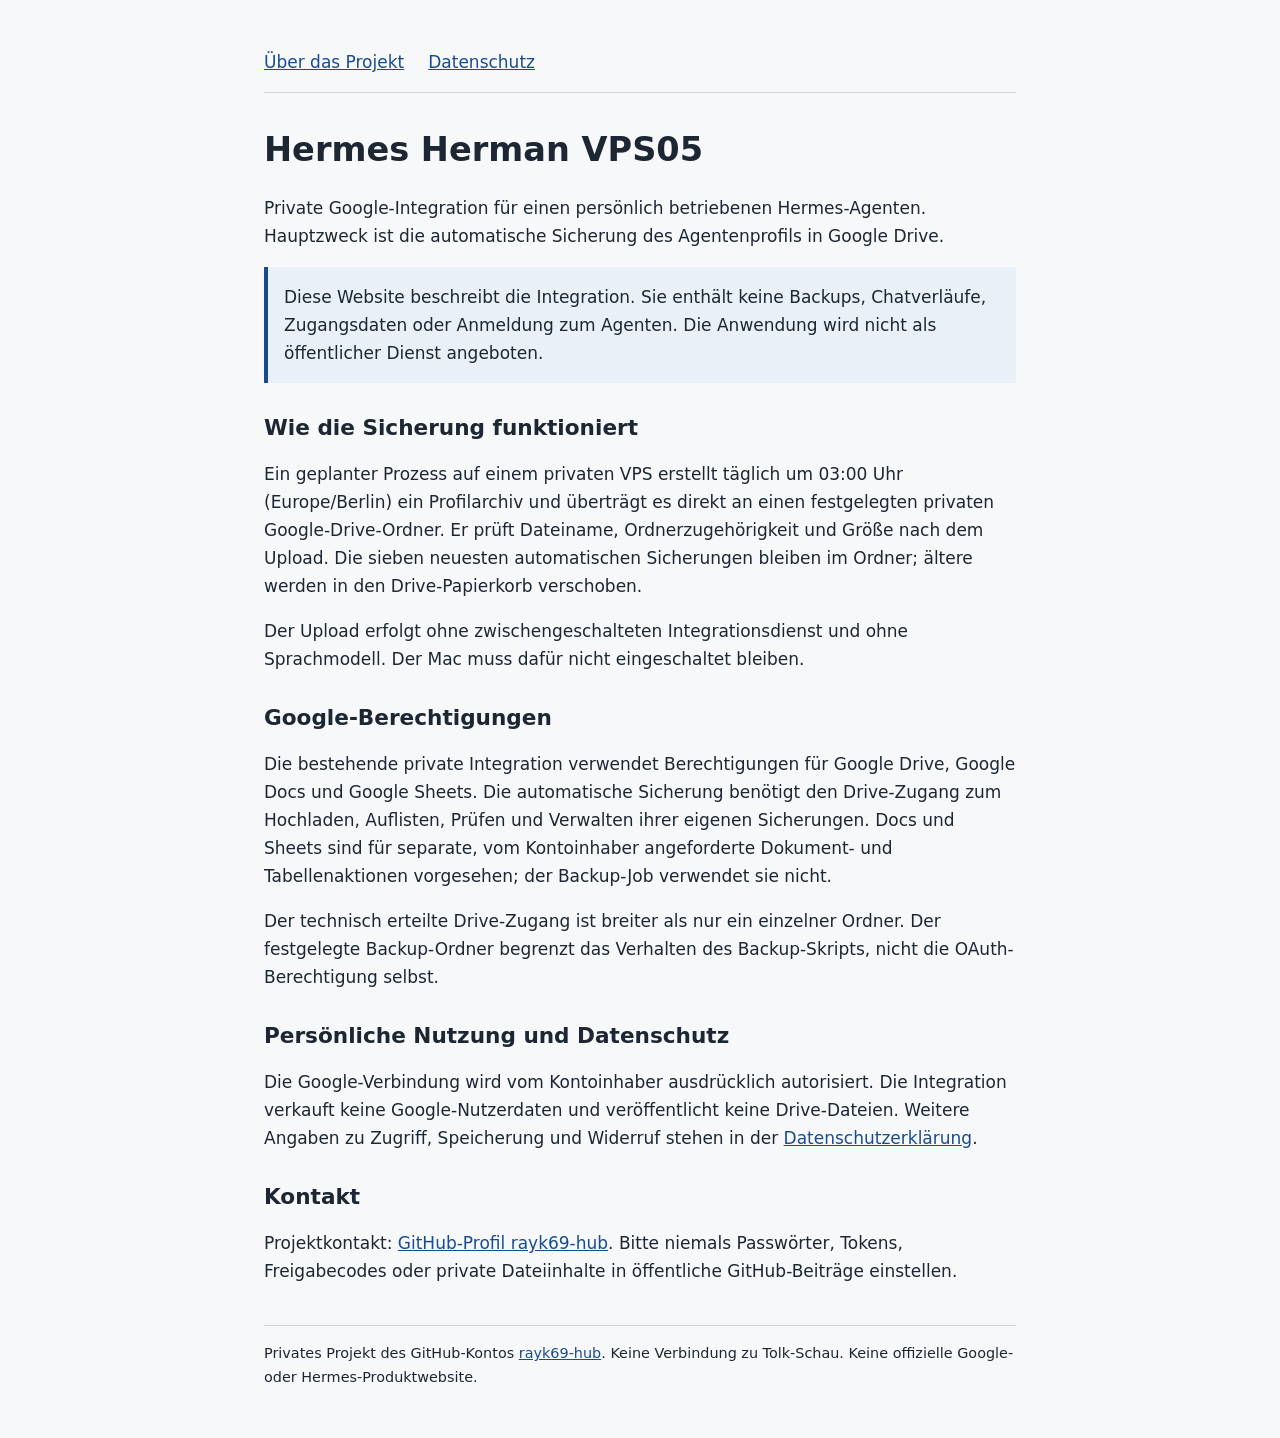
<file: index.html>
<!doctype html>
<html lang="de"><head><meta charset="utf-8"><meta name="viewport" content="width=device-width,initial-scale=1"><title>Hermes Herman VPS05 – Private Google-Integration</title><meta name="description" content="Private Hermes-Integration: Informationen zu Google Drive Backups und Datenschutz."><link rel="stylesheet" href="style.css"></head><body><main><nav aria-label="Seitennavigation"><a href="index.html">Über das Projekt</a><a href="datenschutz.html">Datenschutz</a></nav><h1>Hermes Herman VPS05</h1><p>Private Google-Integration für einen persönlich betriebenen Hermes-Agenten. Hauptzweck ist die automatische Sicherung des Agentenprofils in Google Drive.</p><aside>Diese Website beschreibt die Integration. Sie enthält keine Backups, Chatverläufe, Zugangsdaten oder Anmeldung zum Agenten. Die Anwendung wird nicht als öffentlicher Dienst angeboten.</aside><h2>Wie die Sicherung funktioniert</h2><p>Ein geplanter Prozess auf einem privaten VPS erstellt täglich um 03:00 Uhr (Europe/Berlin) ein Profilarchiv und überträgt es direkt an einen festgelegten privaten Google-Drive-Ordner. Er prüft Dateiname, Ordnerzugehörigkeit und Größe nach dem Upload. Die sieben neuesten automatischen Sicherungen bleiben im Ordner; ältere werden in den Drive-Papierkorb verschoben.</p><p>Der Upload erfolgt ohne zwischengeschalteten Integrationsdienst und ohne Sprachmodell. Der Mac muss dafür nicht eingeschaltet bleiben.</p><h2>Google-Berechtigungen</h2><p>Die bestehende private Integration verwendet Berechtigungen für Google Drive, Google Docs und Google Sheets. Die automatische Sicherung benötigt den Drive-Zugang zum Hochladen, Auflisten, Prüfen und Verwalten ihrer eigenen Sicherungen. Docs und Sheets sind für separate, vom Kontoinhaber angeforderte Dokument- und Tabellenaktionen vorgesehen; der Backup-Job verwendet sie nicht.</p><p>Der technisch erteilte Drive-Zugang ist breiter als nur ein einzelner Ordner. Der festgelegte Backup-Ordner begrenzt das Verhalten des Backup-Skripts, nicht die OAuth-Berechtigung selbst.</p><h2>Persönliche Nutzung und Datenschutz</h2><p>Die Google-Verbindung wird vom Kontoinhaber ausdrücklich autorisiert. Die Integration verkauft keine Google-Nutzerdaten und veröffentlicht keine Drive-Dateien. Weitere Angaben zu Zugriff, Speicherung und Widerruf stehen in der <a href="datenschutz.html">Datenschutzerklärung</a>.</p><h2>Kontakt</h2><p>Projektkontakt: <a href="https://github.com/rayk69-hub">GitHub-Profil rayk69-hub</a>. Bitte niemals Passwörter, Tokens, Freigabecodes oder private Dateiinhalte in öffentliche GitHub-Beiträge einstellen.</p><footer>Privates Projekt des GitHub-Kontos <a href="https://github.com/rayk69-hub">rayk69-hub</a>. Keine Verbindung zu Tolk-Schau. Keine offizielle Google- oder Hermes-Produktwebsite.</footer></main></body></html>
</file>
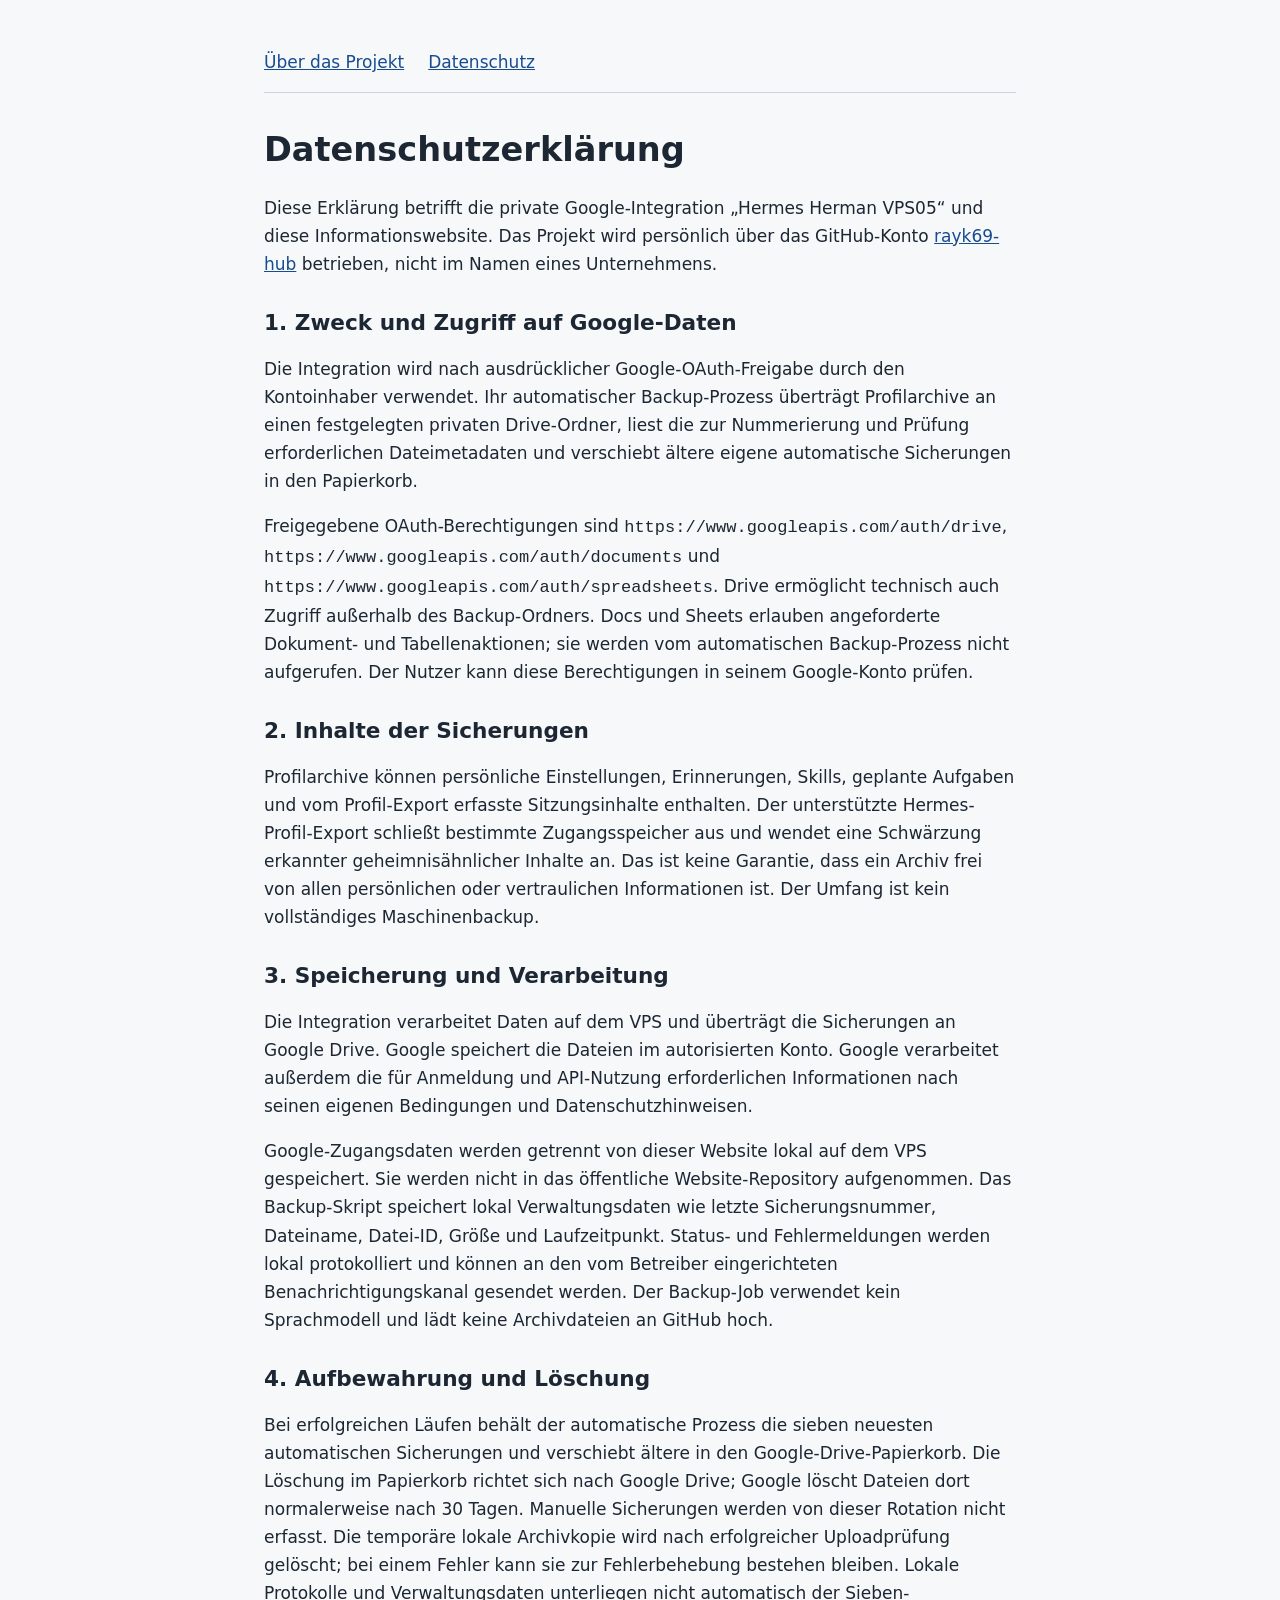
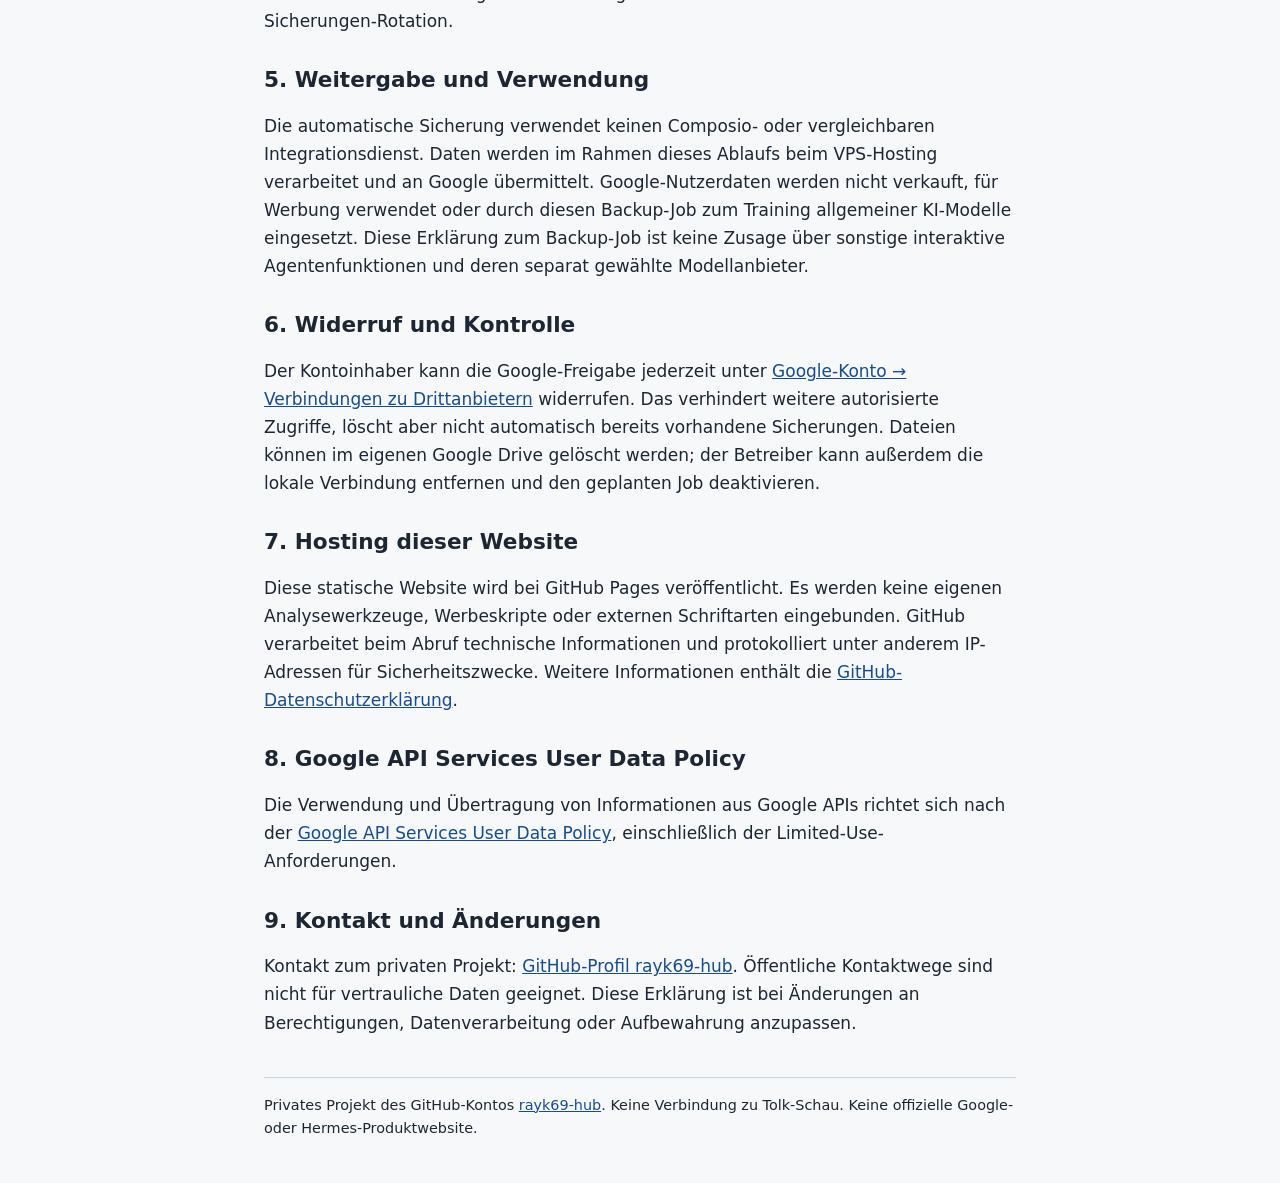
<file: datenschutz.html>
<!doctype html>
<html lang="de"><head><meta charset="utf-8"><meta name="viewport" content="width=device-width,initial-scale=1"><title>Datenschutz – Hermes Herman VPS05</title><meta name="description" content="Private Hermes-Integration: Informationen zu Google Drive Backups und Datenschutz."><link rel="stylesheet" href="style.css"></head><body><main><nav aria-label="Seitennavigation"><a href="index.html">Über das Projekt</a><a href="datenschutz.html">Datenschutz</a></nav><h1>Datenschutzerklärung</h1><p>Diese Erklärung betrifft die private Google-Integration „Hermes Herman VPS05“ und diese Informationswebsite. Das Projekt wird persönlich über das GitHub-Konto <a href="https://github.com/rayk69-hub">rayk69-hub</a> betrieben, nicht im Namen eines Unternehmens.</p><h2>1. Zweck und Zugriff auf Google-Daten</h2><p>Die Integration wird nach ausdrücklicher Google-OAuth-Freigabe durch den Kontoinhaber verwendet. Ihr automatischer Backup-Prozess überträgt Profilarchive an einen festgelegten privaten Drive-Ordner, liest die zur Nummerierung und Prüfung erforderlichen Dateimetadaten und verschiebt ältere eigene automatische Sicherungen in den Papierkorb.</p><p>Freigegebene OAuth-Berechtigungen sind <code>https://www.googleapis.com/auth/drive</code>, <code>https://www.googleapis.com/auth/documents</code> und <code>https://www.googleapis.com/auth/spreadsheets</code>. Drive ermöglicht technisch auch Zugriff außerhalb des Backup-Ordners. Docs und Sheets erlauben angeforderte Dokument- und Tabellenaktionen; sie werden vom automatischen Backup-Prozess nicht aufgerufen. Der Nutzer kann diese Berechtigungen in seinem Google-Konto prüfen.</p><h2>2. Inhalte der Sicherungen</h2><p>Profilarchive können persönliche Einstellungen, Erinnerungen, Skills, geplante Aufgaben und vom Profil-Export erfasste Sitzungsinhalte enthalten. Der unterstützte Hermes-Profil-Export schließt bestimmte Zugangsspeicher aus und wendet eine Schwärzung erkannter geheimnisähnlicher Inhalte an. Das ist keine Garantie, dass ein Archiv frei von allen persönlichen oder vertraulichen Informationen ist. Der Umfang ist kein vollständiges Maschinenbackup.</p><h2>3. Speicherung und Verarbeitung</h2><p>Die Integration verarbeitet Daten auf dem VPS und überträgt die Sicherungen an Google Drive. Google speichert die Dateien im autorisierten Konto. Google verarbeitet außerdem die für Anmeldung und API-Nutzung erforderlichen Informationen nach seinen eigenen Bedingungen und Datenschutzhinweisen.</p><p>Google-Zugangsdaten werden getrennt von dieser Website lokal auf dem VPS gespeichert. Sie werden nicht in das öffentliche Website-Repository aufgenommen. Das Backup-Skript speichert lokal Verwaltungsdaten wie letzte Sicherungsnummer, Dateiname, Datei-ID, Größe und Laufzeitpunkt. Status- und Fehlermeldungen werden lokal protokolliert und können an den vom Betreiber eingerichteten Benachrichtigungskanal gesendet werden. Der Backup-Job verwendet kein Sprachmodell und lädt keine Archivdateien an GitHub hoch.</p><h2>4. Aufbewahrung und Löschung</h2><p>Bei erfolgreichen Läufen behält der automatische Prozess die sieben neuesten automatischen Sicherungen und verschiebt ältere in den Google-Drive-Papierkorb. Die Löschung im Papierkorb richtet sich nach Google Drive; Google löscht Dateien dort normalerweise nach 30 Tagen. Manuelle Sicherungen werden von dieser Rotation nicht erfasst. Die temporäre lokale Archivkopie wird nach erfolgreicher Uploadprüfung gelöscht; bei einem Fehler kann sie zur Fehlerbehebung bestehen bleiben. Lokale Protokolle und Verwaltungsdaten unterliegen nicht automatisch der Sieben-Sicherungen-Rotation.</p><h2>5. Weitergabe und Verwendung</h2><p>Die automatische Sicherung verwendet keinen Composio- oder vergleichbaren Integrationsdienst. Daten werden im Rahmen dieses Ablaufs beim VPS-Hosting verarbeitet und an Google übermittelt. Google-Nutzerdaten werden nicht verkauft, für Werbung verwendet oder durch diesen Backup-Job zum Training allgemeiner KI-Modelle eingesetzt. Diese Erklärung zum Backup-Job ist keine Zusage über sonstige interaktive Agentenfunktionen und deren separat gewählte Modellanbieter.</p><h2>6. Widerruf und Kontrolle</h2><p>Der Kontoinhaber kann die Google-Freigabe jederzeit unter <a href="https://myaccount.google.com/connections">Google-Konto → Verbindungen zu Drittanbietern</a> widerrufen. Das verhindert weitere autorisierte Zugriffe, löscht aber nicht automatisch bereits vorhandene Sicherungen. Dateien können im eigenen Google Drive gelöscht werden; der Betreiber kann außerdem die lokale Verbindung entfernen und den geplanten Job deaktivieren.</p><h2>7. Hosting dieser Website</h2><p>Diese statische Website wird bei GitHub Pages veröffentlicht. Es werden keine eigenen Analysewerkzeuge, Werbeskripte oder externen Schriftarten eingebunden. GitHub verarbeitet beim Abruf technische Informationen und protokolliert unter anderem IP-Adressen für Sicherheitszwecke. Weitere Informationen enthält die <a href="https://docs.github.com/en/site-policy/privacy-policies/github-general-privacy-statement">GitHub-Datenschutzerklärung</a>.</p><h2>8. Google API Services User Data Policy</h2><p>Die Verwendung und Übertragung von Informationen aus Google APIs richtet sich nach der <a href="https://developers.google.com/terms/api-services-user-data-policy">Google API Services User Data Policy</a>, einschließlich der Limited-Use-Anforderungen.</p><h2>9. Kontakt und Änderungen</h2><p>Kontakt zum privaten Projekt: <a href="https://github.com/rayk69-hub">GitHub-Profil rayk69-hub</a>. Öffentliche Kontaktwege sind nicht für vertrauliche Daten geeignet. Diese Erklärung ist bei Änderungen an Berechtigungen, Datenverarbeitung oder Aufbewahrung anzupassen.</p><footer>Privates Projekt des GitHub-Kontos <a href="https://github.com/rayk69-hub">rayk69-hub</a>. Keine Verbindung zu Tolk-Schau. Keine offizielle Google- oder Hermes-Produktwebsite.</footer></main></body></html>
</file>
<file: style.css>
*{box-sizing:border-box}html{color-scheme:light}body{margin:0;background:#f7f8fa;color:#1c2733;font:17px/1.65 system-ui,sans-serif}main{max-width:800px;margin:auto;padding:48px 24px}nav{display:flex;gap:24px;flex-wrap:wrap;border-bottom:1px solid #ccd4dc;padding-bottom:16px}a{color:#174c91}h1,h2{line-height:1.25}h1{font-size:2.1rem;margin-top:36px}h2{margin-top:32px;font-size:1.35rem}aside{background:#e9f0f8;border-left:4px solid #174c91;padding:16px}footer{margin-top:40px;border-top:1px solid #ccd4dc;padding-top:16px;font-size:.9rem}code{overflow-wrap:anywhere}
</file>
